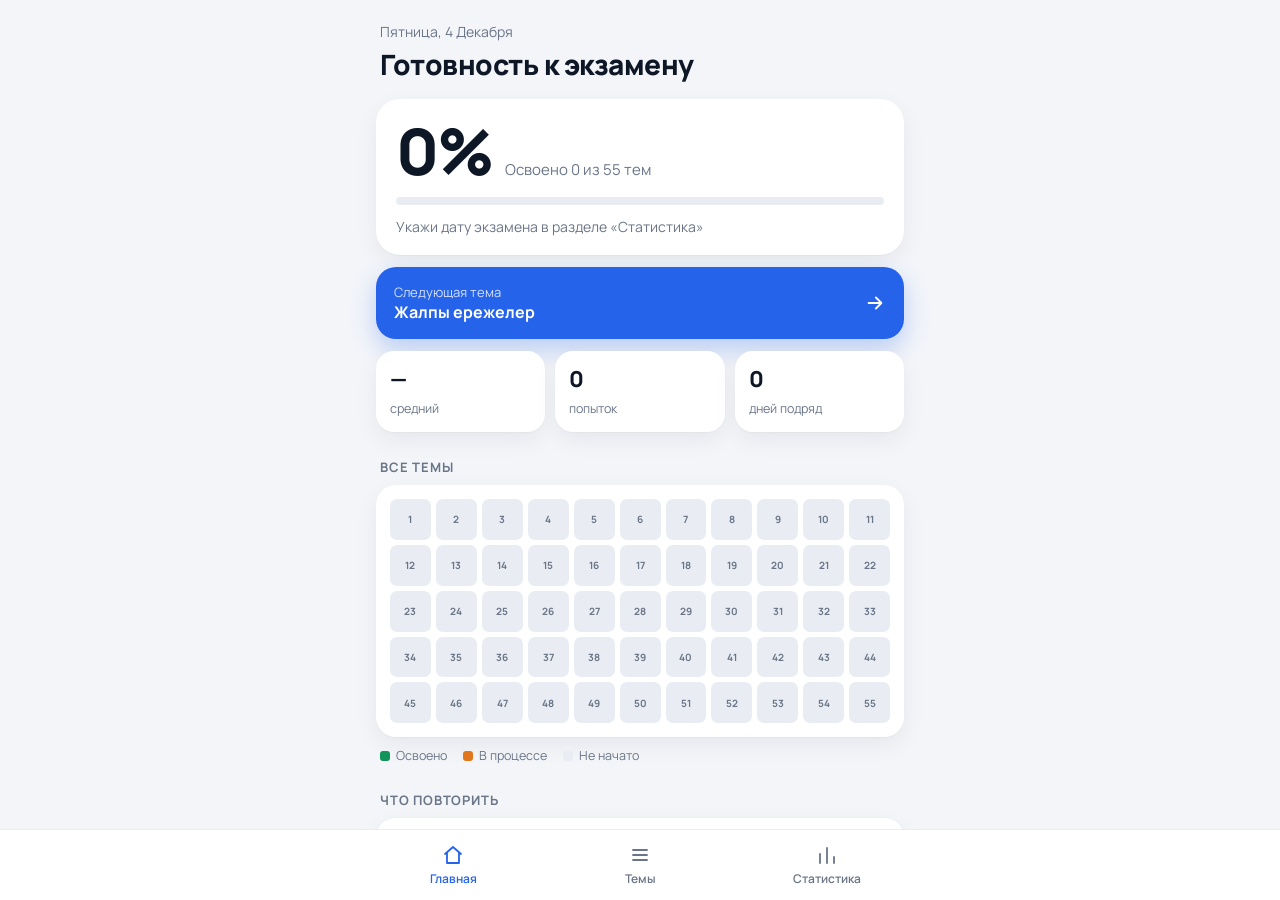
<file: index.html>
<!DOCTYPE html>
<html lang="ru">
<head>
<meta charset="UTF-8">
<meta name="viewport" content="width=device-width, initial-scale=1, minimum-scale=1, maximum-scale=1, user-scalable=no, viewport-fit=cover, interactive-widget=resizes-content">
<meta name="format-detection" content="telephone=no">
<meta name="mobile-web-app-capable" content="yes">
<meta name="apple-mobile-web-app-capable" content="yes">
<meta name="apple-mobile-web-app-status-bar-style" content="default">
<meta name="apple-mobile-web-app-title" content="ПДД">
<meta name="theme-color" content="#2563eb">
<link rel="icon" type="image/png" sizes="192x192" href="icon-192.png">
<link rel="apple-touch-icon" href="apple-touch-icon.png">
<link rel="manifest" href="manifest.webmanifest">
<title>ПДД Прогресс</title>
<link href="https://fonts.googleapis.com/css2?family=Manrope:wght@500;600;700;800&family=Roboto:wght@400;500;700&display=swap" rel="stylesheet">
<style>
*{box-sizing:border-box;-webkit-tap-highlight-color:transparent}
:root{--bg:#f3f5f9;--card:#fff;--ink:#0e1726;--mute:#6a7587;--line:#e9edf3;--blue:#2563eb;--blue-s:#e8efff;--grn:#12935a;--org:#e0771a;--bar:#ffffff;--sh:0 1px 2px rgba(14,23,38,.04),0 8px 24px rgba(14,23,38,.06);color-scheme:light}
@media (prefers-color-scheme:dark){:root:not([data-theme="light"]){--bg:#0b0f15;--card:#141a23;--ink:#eef1f5;--mute:#8b96a6;--line:#232b37;--blue:#6ea0ff;--blue-s:#1a2640;--grn:#3fbf7a;--org:#f0a35c;--bar:#141a23;--sh:none;color-scheme:dark}}
:root[data-theme="dark"]{--bg:#0b0f15;--card:#141a23;--ink:#eef1f5;--mute:#8b96a6;--line:#232b37;--blue:#6ea0ff;--blue-s:#1a2640;--grn:#3fbf7a;--org:#f0a35c;--bar:#141a23;--sh:none;color-scheme:dark}
html,body{height:100%;overflow:hidden;overscroll-behavior:none;touch-action:pan-x pan-y;-webkit-text-size-adjust:100%;text-size-adjust:100%}
*{-webkit-touch-callout:none}
img,svg{-webkit-user-drag:none}
body{margin:0;position:fixed;inset:0;width:100%;background:var(--bg);color:var(--ink);font:400 16px/1.45 Manrope,Roboto,system-ui,-apple-system,"Segoe UI",Arial,sans-serif;-webkit-user-select:none;user-select:none;overscroll-behavior-y:none}
button{font:inherit;color:inherit;cursor:pointer;border:0;background:none}
:focus-visible{outline:2px solid var(--blue);outline-offset:2px}
.app{position:fixed;inset:0;overflow-y:auto;overflow-x:hidden;overscroll-behavior:none;-webkit-overflow-scrolling:touch;touch-action:pan-y;padding-bottom:calc(84px + env(safe-area-inset-bottom,0px))}
.screen{display:none;max-width:560px;margin:0 auto}.screen.on{display:block;animation:fade .25s}
@keyframes fade{from{opacity:0;transform:translateY(4px)}to{opacity:1;transform:none}}
.pad{padding:0 16px}
.top{padding:calc(22px + env(safe-area-inset-top,0px)) 20px 14px}
.date{margin:0;color:var(--mute);font-size:14px;text-transform:capitalize}
.top h1,.search h1{margin:2px 0 0;font-size:28px;font-weight:800;letter-spacing:-.5px}
.hero{background:var(--card);border-radius:24px;box-shadow:var(--sh);margin:0 16px;padding:20px 20px 18px}
.big{display:flex;align-items:baseline;gap:12px}
.big b{font-size:64px;font-weight:800;line-height:1;letter-spacing:-2px}
.big span{color:var(--mute);font-size:15px}
.track{height:8px;border-radius:8px;background:var(--line);margin-top:14px;overflow:hidden}
.track i{display:block;height:100%;width:0;background:linear-gradient(90deg,var(--blue),#7aa5ff);border-radius:8px;transition:width .9s cubic-bezier(.2,.8,.2,1)}
.exam{margin:12px 0 0;color:var(--mute);font-size:14px}
.cta{display:flex;align-items:center;gap:14px;width:calc(100% - 32px);margin:12px 16px 0;padding:16px 18px;border-radius:20px;background:var(--blue);color:#fff;text-align:left;box-shadow:0 10px 24px rgba(37,99,235,.28)}
.cta[hidden]{display:none}
.cta:active{transform:scale(.99)}
.cta span{flex:1;min-width:0}.cta small{display:block;opacity:.8;font-size:13px}.cta b{display:block;font-weight:700;font-size:16px;line-height:1.3}
.cta svg{width:22px;height:22px;flex:none;fill:none;stroke:#fff;stroke-width:2;stroke-linecap:round;stroke-linejoin:round}
.stats{display:grid;grid-template-columns:repeat(3,1fr);gap:10px;margin:12px 16px 0}
.kpi{background:var(--card);border-radius:18px;padding:13px 14px;box-shadow:var(--sh)}
.kpi b{display:block;font-size:22px;font-weight:800}.kpi span{font-size:12.5px;color:var(--mute)}
h2{font-size:13px;font-weight:700;color:var(--mute);text-transform:uppercase;letter-spacing:.8px;margin:26px 4px 8px}
.map{display:grid;grid-template-columns:repeat(11,1fr);gap:5px;background:var(--card);border-radius:20px;padding:14px;box-shadow:var(--sh)}
.dot{aspect-ratio:1;border-radius:7px;background:var(--line);font-size:10px;font-weight:700;color:var(--mute);display:grid;place-items:center;padding:0}
.dot::before{content:attr(data-n)}
.dot.done{background:var(--grn);color:#fff}.dot.prog{background:var(--org);color:#fff}
.legend{display:flex;gap:16px;margin:10px 4px 0;font-size:12.5px;color:var(--mute)}
.legend i{display:inline-block;width:10px;height:10px;border-radius:3px;margin-right:6px;vertical-align:-1px}
.card{background:var(--card);border-radius:20px;box-shadow:var(--sh);overflow:hidden}
.row{display:flex;align-items:center;gap:14px;width:100%;padding:12px 14px;text-align:left;border-top:1px solid var(--line)}
.row:first-child{border-top:0}
.row:active{background:var(--blue-s)}
.rg{--c:var(--mute);position:relative;flex:none;width:48px;height:48px;border-radius:50%;background:conic-gradient(var(--c) calc(var(--p)*1%),var(--line) 0);display:grid;place-items:center;font-size:12px;letter-spacing:-.3px;font-weight:800;color:var(--c)}
.rg::before{content:"";position:absolute;inset:4px;border-radius:50%;background:var(--card)}
.rg span{position:relative}
.done .rg{--c:var(--grn)}.prog .rg{--c:var(--org)}
.none .rg{color:var(--mute)}
.tx{flex:1;min-width:0}.tx b{display:block;font-weight:600;font-size:15px;line-height:1.3}.tx small{color:var(--mute);font-size:13px}
.chev{flex:none;width:18px;height:18px;fill:none;stroke:var(--mute);stroke-width:2;stroke-linecap:round;stroke-linejoin:round;opacity:.6}
.empty{padding:20px;color:var(--mute);font-size:14px;text-align:center}
.search{position:sticky;top:0;z-index:5;background:var(--bg);padding:calc(22px + env(safe-area-inset-top,0px)) 16px 8px}
.search h1{padding:0 4px}
.search input{width:100%;margin-top:14px;padding:13px 16px;border-radius:16px;border:0;background:var(--card);box-shadow:var(--sh);color:var(--ink);font:inherit;font-size:16px;-webkit-user-select:text;user-select:text}
.chips{display:flex;gap:8px;overflow-x:auto;padding:12px 0 4px;scrollbar-width:none}.chips::-webkit-scrollbar{display:none}
.chip{flex:none;padding:8px 15px;border-radius:99px;background:var(--card);box-shadow:var(--sh);font-size:14px;font-weight:600;color:var(--mute)}
.chip[aria-pressed=true]{background:var(--blue);color:#fff}
.gt{display:flex;justify-content:space-between;align-items:baseline;margin:24px 4px 8px;font-weight:800;font-size:17px}
.gt small{color:var(--mute);font-weight:500;font-size:13px}
.week{display:flex;gap:10px;align-items:flex-end;height:140px;padding:16px}
.col{flex:1;display:flex;flex-direction:column;align-items:center;justify-content:flex-end;height:100%;gap:5px;font-size:12px;color:var(--mute)}
.col i{width:100%;max-width:26px;border-radius:8px;background:var(--blue);min-height:4px}.col.z i{background:var(--line)}
.set{display:flex;justify-content:space-between;align-items:center;padding:14px 16px;border-top:1px solid var(--line);gap:12px;font-size:15px;font-weight:500}
.set:first-child{border-top:0}
.set input[type=number],.set input[type=date]{padding:8px 10px;border-radius:10px;border:0;background:var(--bg);color:var(--ink);font:inherit;font-size:16px;width:140px;-webkit-user-select:text;user-select:text}
.set input[type=number]{width:76px;text-align:center}
.btn{padding:16px;border-radius:16px;background:var(--blue);color:#fff;font-weight:700;width:100%;font-size:16px}
.ghost{background:var(--blue-s);color:var(--blue);padding:9px 14px;border-radius:12px;font-size:14px;font-weight:600;width:auto}
.danger{color:#d33;background:#d3333314}
.tabbar{position:fixed;left:0;right:0;bottom:0;z-index:20;background:var(--bar);padding:6px 10px calc(6px + env(safe-area-inset-bottom,0px));border-top:1px solid var(--line)}
.tabs{max-width:560px;margin:0 auto;display:flex}
.tb{flex:1;display:flex;flex-direction:column;align-items:center;gap:3px;padding:7px 0;font-size:12px;font-weight:600;color:var(--mute);border-radius:14px}
.tb svg{width:24px;height:24px;fill:none;stroke:currentColor;stroke-width:1.8;stroke-linecap:round;stroke-linejoin:round}
.tb[aria-selected=true]{color:var(--blue)}
.ov{position:fixed;inset:0;background:rgba(5,10,16,.45);opacity:0;visibility:hidden;pointer-events:none;transition:opacity .25s,visibility .25s;z-index:30}.ov.on{opacity:1;visibility:visible;pointer-events:auto}
.sheet{position:fixed;left:0;right:0;bottom:0;z-index:31;background:var(--card);border-radius:28px 28px 0 0;padding:10px 20px calc(20px + env(safe-area-inset-bottom,0px));max-width:560px;margin:0 auto;transform:translateY(105%);transition:transform .3s cubic-bezier(.2,.8,.2,1);max-height:88vh;overflow-y:auto}
.sheet.on{transform:none}
.grab{width:40px;height:5px;border-radius:9px;background:var(--line);margin:0 auto 16px;display:block;padding:0}
.sheet h3{margin:0 0 2px;font-size:18px;font-weight:800;line-height:1.3}.sheet p{margin:0;color:var(--mute);font-size:14px}
.step{display:flex;align-items:center;justify-content:center;gap:16px;margin:20px 0 6px}
.step button{width:56px;height:56px;border-radius:50%;background:var(--blue-s);color:var(--blue);font-size:28px;font-weight:700;line-height:1}
.val{display:flex;align-items:baseline;justify-content:center;gap:6px;min-width:150px}.step input{width:3ch;min-width:0;text-align:right;font-size:56px;font-weight:800;border:0;padding:0;background:none;color:var(--ink);font-family:inherit;font-variant-numeric:tabular-nums;-webkit-user-select:text;user-select:text;-moz-appearance:textfield}.step input::-webkit-outer-spin-button,.step input::-webkit-inner-spin-button{-webkit-appearance:none;margin:0}.of{color:var(--mute);font-size:18px;font-weight:600;white-space:nowrap}.rng{touch-action:none;width:100%;margin:6px 0 4px;accent-color:var(--blue);height:28px}.lb{height:6px;border-radius:6px;background:var(--line);margin:0 0 14px;overflow:hidden}.lb i{display:block;height:100%;width:0;background:var(--org);border-radius:6px;transition:width .2s}.lb i.ok{background:var(--grn)}
.live{text-align:center;font-size:15px;font-weight:600;color:var(--org);margin-bottom:14px}.live.ok{color:var(--grn)}
.qk{display:flex;gap:8px;justify-content:center;margin-bottom:18px;flex-wrap:wrap}
.hist{list-style:none;margin:16px 0 0;padding:0;font-size:14px;color:var(--mute)}
.hist li{display:flex;justify-content:space-between;padding:8px 0;border-bottom:1px solid var(--line)}.hist b{color:var(--ink);font-weight:600}
.toast{position:fixed;left:50%;bottom:calc(92px + env(safe-area-inset-bottom,0px));transform:translate(-50%,16px);background:var(--ink);color:var(--bg);padding:12px 20px;border-radius:99px;font-size:14px;font-weight:600;opacity:0;pointer-events:none;transition:.3s;z-index:40;max-width:90vw;text-align:center}
.toast.on{opacity:1;transform:translate(-50%,0)}
@media (prefers-reduced-motion:reduce){*{transition:none!important;animation:none!important}}
</style>
</head>
<body>
<div class="app" id="app">
 <section class="screen on" id="s-home">
  <div class="top"><p class="date" id="greet"></p><h1>Готовность к экзамену</h1></div>
  <div class="hero">
   <div class="big"><b id="pctAll">0%</b><span id="subAll"></span></div>
   <div class="track"><i id="barFg"></i></div>
   <p class="exam" id="examLine"></p>
  </div>
  <button class="cta" id="cta" data-cat="1"><span><small id="ctaS"></small><b id="ctaT"></b></span><svg viewBox="0 0 24 24" aria-hidden="true"><path d="M5 12h14M13 6l6 6-6 6"/></svg></button>
  <div class="stats"><div class="kpi"><b id="kAvg">—</b><span>средний</span></div><div class="kpi"><b id="kAtt">0</b><span>попыток</span></div><div class="kpi"><b id="kDays">0</b><span>дней подряд</span></div></div>
  <div class="pad">
   <h2>Все темы</h2><div class="map" id="map"></div>
   <div class="legend"><span><i style="background:var(--grn)"></i>Освоено</span><span><i style="background:var(--org)"></i>В процессе</span><span><i style="background:var(--line)"></i>Не начато</span></div>
   <h2>Что повторить</h2><div class="card" id="weak"></div>
   <h2>Недавнее</h2><div class="card" id="recent"></div>
  </div>
 </section>

 <section class="screen" id="s-topics">
  <div class="search"><h1>Темы</h1><input type="search" id="q" placeholder="Поиск по названию или номеру" aria-label="Поиск"><div class="chips" id="chips"></div></div>
  <div class="pad" id="groups"></div>
 </section>

 <section class="screen" id="s-stats">
  <div class="search"><h1>Статистика</h1></div>
  <div class="pad" style="padding-top:0">
   <h2 style="margin-top:6px">Попытки за неделю</h2><div class="card week" id="week"></div>
   <h2>Настройки</h2>
   <div class="card">
    <div class="set"><span>Цель для «освоено», %</span><input type="number" id="target" min="50" max="100" inputmode="numeric"></div>
    <div class="set"><span>Дата экзамена</span><input type="date" id="examDate"></div>
    <div class="set"><span>Тёмная тема</span><button class="ghost" id="theme">Переключить</button></div>
    <div class="set"><span>Список результатов</span><button class="ghost" id="exp">Копировать</button></div>
    <div class="set"><span>Весь прогресс</span><button class="ghost danger" id="reset">Сбросить</button></div>
   </div>
   <p class="empty">Данные хранятся в этом браузере. Чтобы поставить на экран телефона: меню браузера → «Добавить на главный экран».</p>
  </div>
 </section>
</div>

<nav class="tabbar"><div class="tabs" role="tablist">
 <button class="tb" role="tab" data-go="home" aria-selected="true"><svg viewBox="0 0 24 24" aria-hidden="true"><path d="M4 11l8-7 8 7"/><path d="M6 10v10h12V10"/></svg>Главная</button>
 <button class="tb" role="tab" data-go="topics" aria-selected="false"><svg viewBox="0 0 24 24" aria-hidden="true"><path d="M5 7h14M5 12h14M5 17h14"/></svg>Темы</button>
 <button class="tb" role="tab" data-go="stats" aria-selected="false"><svg viewBox="0 0 24 24" aria-hidden="true"><path d="M5 20V11M12 20V5M19 20v-6"/></svg>Статистика</button>
</div></nav>

<div class="ov" id="ov"></div>
<div class="sheet" id="sheet" role="dialog" aria-modal="true" aria-labelledby="shT">
 <button class="grab" id="grab" aria-label="Закрыть"></button>
 <h3 id="shT"></h3><p id="shS"></p>
 <div class="step"><button id="minus" aria-label="Меньше">−</button><div class="val"><input id="val" type="number" inputmode="numeric" aria-label="Верных ответов"><span class="of" id="of"></span></div><button id="plus" aria-label="Больше">+</button></div>
 <input class="rng" id="rng" type="range" min="0" value="0" aria-label="Ползунок">
 <div class="live" id="live"></div><div class="lb"><i id="lbar"></i></div>
 <div class="qk" id="qk"></div>
 <button class="btn" id="save">Сохранить результат</button>
 <ul class="hist" id="hist"></ul>
 <button class="ghost" id="undo" style="margin-top:12px" hidden>Удалить последнюю попытку</button>
</div>
<div class="toast" id="toast" role="status"></div>

<script>
const RAW=`Жалпы ережелер|35
Жүргізушілердің жалпы міндеттері|23
Жаяу жүргіншілердің міндеттері|5
Жолаушылардың міндеттері|3
Ескерту белгілері|4
Басымдық белгілері|8
Тыйым салу белгілері|36
Нұсқау белгілері|16
Ақпараттық белгілер|34
Қызмет белгілері|2
Қосымша ақпарат белгілері (тақтайшалар)|14
Жол белгісі және оның сипаттамалары|40
Бағдаршам және реттеуші сигналдары (1-бөлім)|28
Бағдаршам және реттеуші сигналдары (2-бөлім)|29
Бағдаршам және реттеуші сигналдары (3-бөлім)|29
Арнайы сигналдарды қолдану|20
Авариялық сигнализация мен авариялық тоқтату белгісін қолдану|6
Маневр жасау (1-бөлім)|30
Маневр жасау (2-бөлім)|30
Маневр жасау (3-бөлім)|30
Көлік құралдарының жол бөлігіндегі орналасуы|29
Қозғалыс жылдамдығы|35
Басып озу, қарсы жол жүру|37
Тоқтату және тұрақ (1-бөлім)|28
Тоқтату және тұрақ (2-бөлім)|28
Тоқтату және тұрақ (3-бөлім)|27
Қиылыстардан өту (1-бөлім)|25
Қиылыстардан өту (2-бөлім)|25
Қиылыстардан өту (3-бөлім)|26
Қиылыстардан өту (4-бөлім)|25
Жаяу жүргіншілер өткелі және маршруттық көліктің аялдамалары|5
Темір жол арқылы қозғалыс|14
Автомагистральдар бойынша қозғалыс|15
Тұрғын аймақтарда қозғалыс|13
Маршруттық көлік құралдарының артықшылығы|30
Сыртқы жарық құралдары мен дыбыстық сигналдарды пайдалану|26
Механикалық көлік құралдарын сүйреу|14
Оқу жүрісі|6
Жолаушыларды тасымалдау|16
Жүк тасымалдау|37
Велосипедтер, мопедтер, арба және жануарларды айдаудың қосымша талаптары|27
Көлік құралдарын пайдалануға жіберудің негізгі ережелері|17
Әкімшілік жауапкершілік|7
Медицина (1-бөлім)|33
Медицина (2-бөлім)|32
ӨҚБҚ (1-бөлім)|30
ӨҚБҚ (2-бөлім)|30
ӨҚБҚ (3-бөлім)|31
Тірек-қимыл аппараты бұзылған адамдардың қозғалысын қамтамасыз ету|2
Жол белгілері|60
Маневр жасау|1
Тоқтату және тұрақ|1
Қиылыстардан өту|56
Бағдаршам және реттеуші сигналдары|1
Емтихан (40 кездейсоқ сұрақ)|40`;
const CATS=RAW.split("\n").map((s,i)=>{const [n,c]=s.split("|");return{id:i+1,name:n,total:+c}});
const GROUPS=[["Общие положения",[1,2,3,4,43]],["Дорожные знаки",[5,6,7,8,9,10,11,12,50]],["Светофор и сигналы",[13,14,15,16,17,54]],["Манёвры и скорость",[18,19,20,21,22,23,51]],["Остановка и стоянка",[24,25,26,52]],["Перекрёстки",[27,28,29,30,31,53]],["Особые условия",[32,33,34,35,36,37,38,39,40,41]],["Допуск, медицина, ӨҚБҚ",[42,44,45,46,47,48,49]],["Экзамен",[55]]];
const KEY="pdd-progress-v1";
let S={target:90,exam:"",att:{}};
try{const r=localStorage.getItem(KEY);if(r)S=Object.assign(S,JSON.parse(r))}catch(e){}
const save=()=>{try{localStorage.setItem(KEY,JSON.stringify(S))}catch(e){}};
let filter="all",query="",cur=null;
const $=id=>document.getElementById(id);
const dk=d=>{const x=new Date(d);return x.getFullYear()+"-"+(x.getMonth()+1)+"-"+x.getDate()};
const fmt=ts=>new Date(ts).toLocaleDateString("ru-RU",{day:"numeric",month:"short"});
const buzz=n=>{try{navigator.vibrate&&navigator.vibrate(n)}catch(e){}};
let tt;function toast(m){const t=$("toast");t.textContent=m;t.classList.add("on");clearTimeout(tt);tt=setTimeout(()=>t.classList.remove("on"),2200)}
function info(c){const a=S.att[c.id]||[];if(!a.length)return{st:"none",p:0,last:null,n:0};const l=a[a.length-1],p=Math.round(l.c/c.total*100);return{st:p>=S.target?"done":"prog",p,last:l,n:a.length}}
function row(c,extra){const i=info(c);return`<button class="row ${i.st}" data-cat="${c.id}"><span class="rg" style="--p:${i.p}"><span>${i.last?i.p+"%":c.id}</span></span><span class="tx"><b>${c.name}</b><small>${extra||(i.last?`${i.last.c} из ${c.total} · попыток: ${i.n}`:`${c.total} вопросов · не начато`)}</small></span><svg class="chev" viewBox="0 0 24 24" aria-hidden="true"><path d="M9 6l6 6-6 6"/></svg></button>`}
function home(){
 const inf=CATS.map(info),done=inf.filter(x=>x.st==="done").length,st=inf.filter(x=>x.n),pct=Math.round(done/CATS.length*100);
 $("pctAll").textContent=pct+"%";$("barFg").style.width=pct+"%";
 $("subAll").textContent=`Освоено ${done} из ${CATS.length} тем`;
 $("greet").textContent=new Date().toLocaleDateString("ru-RU",{weekday:"long",day:"numeric",month:"long"});
 $("kAvg").textContent=st.length?Math.round(st.reduce((s,x)=>s+x.p,0)/st.length)+"%":"—";
 const all=Object.entries(S.att).flatMap(([id,a])=>a.map(x=>({...x,id:+id})));
 $("kAtt").textContent=all.length;
 const days=new Set(all.map(a=>dk(a.d)));let k=0,d=new Date();if(!days.has(dk(d)))d.setDate(d.getDate()-1);while(days.has(dk(d))){k++;d.setDate(d.getDate()-1)}
 $("kDays").textContent=k;
 const ex=$("examLine");
 if(S.exam){const n=Math.ceil((new Date(S.exam+"T00:00")-new Date().setHours(0,0,0,0))/864e5);ex.textContent=n>0?`До экзамена ${n} дн.`:n===0?"Экзамен сегодня":""}else ex.textContent="Укажи дату экзамена в разделе «Статистика»"
 let w=CATS.map(c=>({c,i:info(c)})).filter(x=>x.i.st==="prog").sort((a,b)=>a.i.p-b.i.p).slice(0,4);
 let wh=w.map(x=>row(x.c)).join("");
 if(!wh){const nx=CATS.filter(c=>!info(c).n).slice(0,3);wh=nx.length?nx.map(c=>row(c,"Начни с этой темы")).join(""):'<div class="empty">Всё освоено, отличная работа!</div>'}
 $("weak").innerHTML=wh;
 const rc=all.sort((a,b)=>b.d-a.d).slice(0,5);
 $("recent").innerHTML=rc.length?rc.map(x=>{const c=CATS[x.id-1],p=Math.round(x.c/c.total*100);return`<button class="row ${p>=S.target?"done":"prog"}" data-cat="${c.id}"><span class="rg" style="--p:${p}"><span>${p}%</span></span><span class="tx"><b>${c.name}</b><small>${fmt(x.d)} · ${x.c} из ${c.total}</small></span><svg class="chev" viewBox="0 0 24 24" aria-hidden="true"><path d="M9 6l6 6-6 6"/></svg></button>`}).join(""):'<div class="empty">Пока нет результатов. Открой «Темы» и запиши первый тест.</div>';
}
function extra(){
 const w=CATS.map(c=>({c,i:info(c)})).filter(x=>x.i.st==="prog").sort((a,b)=>a.i.p-b.i.p)[0];
 const nx=w?w.c:CATS.find(c=>!info(c).n),b=$("cta");
 if(nx){b.hidden=false;b.dataset.cat=nx.id;$("ctaT").textContent=nx.name;$("ctaS").textContent=w?`Повторить · сейчас ${w.i.p}%`:"Следующая тема"}else b.hidden=true;
 $("map").innerHTML=CATS.map(c=>{const i=info(c);return`<button class="dot ${i.st}" data-n="${c.id}" data-cat="${c.id}" aria-label="${c.id}. ${c.name}"></button>`}).join("");
}
function topics(){
 const inf=CATS.map(info),n=s=>inf.filter(x=>x.st===s).length;
 const T=[["all","Все",CATS.length],["none","Не начато",n("none")],["prog","В процессе",n("prog")],["done","Освоено",n("done")]];
 $("chips").innerHTML=T.map(t=>`<button class="chip" data-f="${t[0]}" aria-pressed="${filter===t[0]}">${t[1]} ${t[2]}</button>`).join("");
 const q=query.trim().toLowerCase();let h="";
 for(const [name,ids] of GROUPS){
  const all=ids.map(id=>CATS[id-1]),rows=all.filter(c=>{const i=info(c);return(filter==="all"||i.st===filter)&&(!q||c.name.toLowerCase().includes(q)||String(c.id)===q)});
  if(!rows.length)continue;
  h+=`<div class="gt"><span>${name}</span><small>${all.filter(c=>info(c).st==="done").length} из ${all.length}</small></div><div class="card">${rows.map(c=>row(c)).join("")}</div>`;
 }
 $("groups").innerHTML=h||'<div class="empty">Ничего не найдено</div>';
}
function stats(){
 const all=Object.values(S.att).flat(),out=[];
 for(let i=6;i>=0;i--){const d=new Date();d.setDate(d.getDate()-i);out.push({d,n:all.filter(a=>dk(a.d)===dk(d)).length})}
 const mx=Math.max(1,...out.map(o=>o.n));
 $("week").innerHTML=out.map(o=>`<div class="col ${o.n?"":"z"}">${o.n||""}<i style="height:${o.n/mx*70}%"></i>${o.d.toLocaleDateString("ru-RU",{weekday:"short"})}</div>`).join("");
 $("target").value=S.target;$("examDate").value=S.exam;
}
function render(){home();extra();topics();stats()}

function go(n){document.querySelectorAll(".screen").forEach(s=>s.classList.toggle("on",s.id==="s-"+n));document.querySelectorAll(".tb").forEach(b=>b.setAttribute("aria-selected",b.dataset.go===n));$("app").scrollTop=0}
document.querySelector(".tabs").addEventListener("click",e=>{const b=e.target.closest("[data-go]");if(b){buzz(8);go(b.dataset.go)}});

function openSheet(id){
 cur=CATS[id-1];const i=info(cur);
 $("shT").textContent=cur.id+". "+cur.name;$("shS").textContent=`${cur.total} вопросов`;
 $("val").max=cur.total;$("val").value=i.last?i.last.c:Math.round(cur.total*.8);$("rng").max=cur.total;$("rng").value=$("val").value;$("of").textContent="из "+cur.total;
 $("qk").innerHTML=[0,1,2,3].filter(m=>m<=cur.total).map(m=>`<button class="ghost" data-miss="${m}">${m?m+" "+(m===1?"ошибка":m<5?"ошибки":"ошибок"):"Без ошибок"}</button>`).join("");
 const a=(S.att[cur.id]||[]).slice().reverse().slice(0,5);
 $("hist").innerHTML=a.map(x=>`<li><span>${fmt(x.d)}</span><span><b>${x.c} из ${cur.total}</b> · ${Math.round(x.c/cur.total*100)}%</span></li>`).join("");
 $("undo").hidden=!a.length;live();
 $("ov").classList.add("on");$("sheet").classList.add("on");
}
function closeSheet(){$("ov").classList.remove("on");$("sheet").classList.remove("on");cur=null}
function live(){
 let v=parseInt($("val").value,10);if(isNaN(v))v=0;v=Math.max(0,Math.min(cur.total,v));
 const p=Math.round(v/cur.total*100),l=$("live");
 l.textContent=`${p}% · `+(p>=S.target?"освоено":`до цели ещё ${Math.max(0,Math.ceil(S.target*cur.total/100)-v)}`);l.classList.toggle("ok",p>=S.target);$("lbar").style.width=p+"%";$("lbar").classList.toggle("ok",p>=S.target);
}
function setVal(v){v=Math.max(0,Math.min(cur.total,v));$("val").value=v;$("rng").value=v;live();buzz(6)}
document.body.addEventListener("click",e=>{
 const c=e.target.closest("[data-cat]");if(c){buzz(8);openSheet(+c.dataset.cat)}
 const f=e.target.closest("[data-f]");if(f){filter=f.dataset.f;topics()}
 const m=e.target.closest("[data-miss]");if(m&&cur)setVal(cur.total-(+m.dataset.miss));
});
$("minus").onclick=()=>setVal((parseInt($("val").value,10)||0)-1);
$("plus").onclick=()=>setVal((parseInt($("val").value,10)||0)+1);
$("val").addEventListener("input",()=>{if(!cur)return;let v=parseInt($("val").value,10);if(!isNaN(v)&&v>cur.total){v=cur.total;$("val").value=v}$("rng").value=isNaN(v)?0:Math.max(0,v);live()});
$("rng").addEventListener("input",e=>{if(!cur)return;$("val").value=e.target.value;live()});$("rng").addEventListener("change",()=>buzz(6));
$("ov").onclick=closeSheet;$("grab").onclick=closeSheet;
document.addEventListener("keydown",e=>{if(e.key==="Escape")closeSheet()});
$("save").onclick=()=>{
 let v=parseInt($("val").value,10);if(isNaN(v)||v<0||v>cur.total){toast(`Введи число от 0 до ${cur.total}`);return}
 (S.att[cur.id]=S.att[cur.id]||[]).push({c:v,d:Date.now()});save();
 const p=Math.round(v/cur.total*100);closeSheet();render();buzz(p>=S.target?[20,40,20]:15);
 toast(p>=S.target?`Тема освоена! ${v} из ${cur.total}`:`Сохранено: ${p}%. Так держать!`);
};
$("undo").onclick=()=>{const id=cur.id;S.att[id].pop();if(!S.att[id].length)delete S.att[id];save();closeSheet();render();toast("Попытка удалена")};
$("q").addEventListener("input",e=>{query=e.target.value;topics()});
$("target").addEventListener("change",e=>{let v=parseInt(e.target.value,10);if(isNaN(v))v=90;S.target=Math.min(100,Math.max(50,v));save();render()});
$("examDate").addEventListener("change",e=>{S.exam=e.target.value;save();home()});
$("theme").onclick=()=>{const r=document.documentElement,d=r.dataset.theme?r.dataset.theme==="dark":matchMedia("(prefers-color-scheme:dark)").matches;r.dataset.theme=d?"light":"dark";try{localStorage.setItem(KEY+"-theme",r.dataset.theme)}catch(e){}};
try{const t=localStorage.getItem(KEY+"-theme");if(t)document.documentElement.dataset.theme=t}catch(e){}
$("reset").onclick=()=>{if(confirm("Удалить весь прогресс? Это нельзя отменить.")){S.att={};save();render();toast("Прогресс сброшен")}};
$("exp").onclick=async()=>{const t=CATS.map(c=>{const i=info(c);return`${c.id}. ${c.name}: ${i.last?i.last.c+"/"+c.total+" ("+i.p+"%)":"не начато"}`}).join("\n");try{await navigator.clipboard.writeText(t);toast("Скопировано")}catch(e){toast("Не удалось скопировать")}};
(function(){
 const pd=e=>e.preventDefault(),inp=e=>{const t=e.target&&e.target.nodeType===1?e.target:e.target&&e.target.parentElement;return t&&t.closest&&t.closest("input")};
 ["gesturestart","gesturechange","gestureend"].forEach(t=>document.addEventListener(t,pd,{passive:false}));
 document.addEventListener("touchmove",e=>{if(e.touches.length>1)e.preventDefault()},{passive:false});
 document.addEventListener("contextmenu",e=>{if(!inp(e))e.preventDefault()});
 document.addEventListener("selectstart",e=>{if(!inp(e))e.preventDefault()});
 document.addEventListener("dragstart",pd);
 document.addEventListener("wheel",e=>{if(e.ctrlKey)e.preventDefault()},{passive:false});
 document.addEventListener("keydown",e=>{if((e.ctrlKey||e.metaKey)&&["+","-","=","0"].includes(e.key))e.preventDefault()});
})();
render();
if("serviceWorker" in navigator&&location.protocol.startsWith("http"))addEventListener("load",()=>navigator.serviceWorker.register("sw.js").catch(()=>{}));
</script>
</body>
</html>
</file>
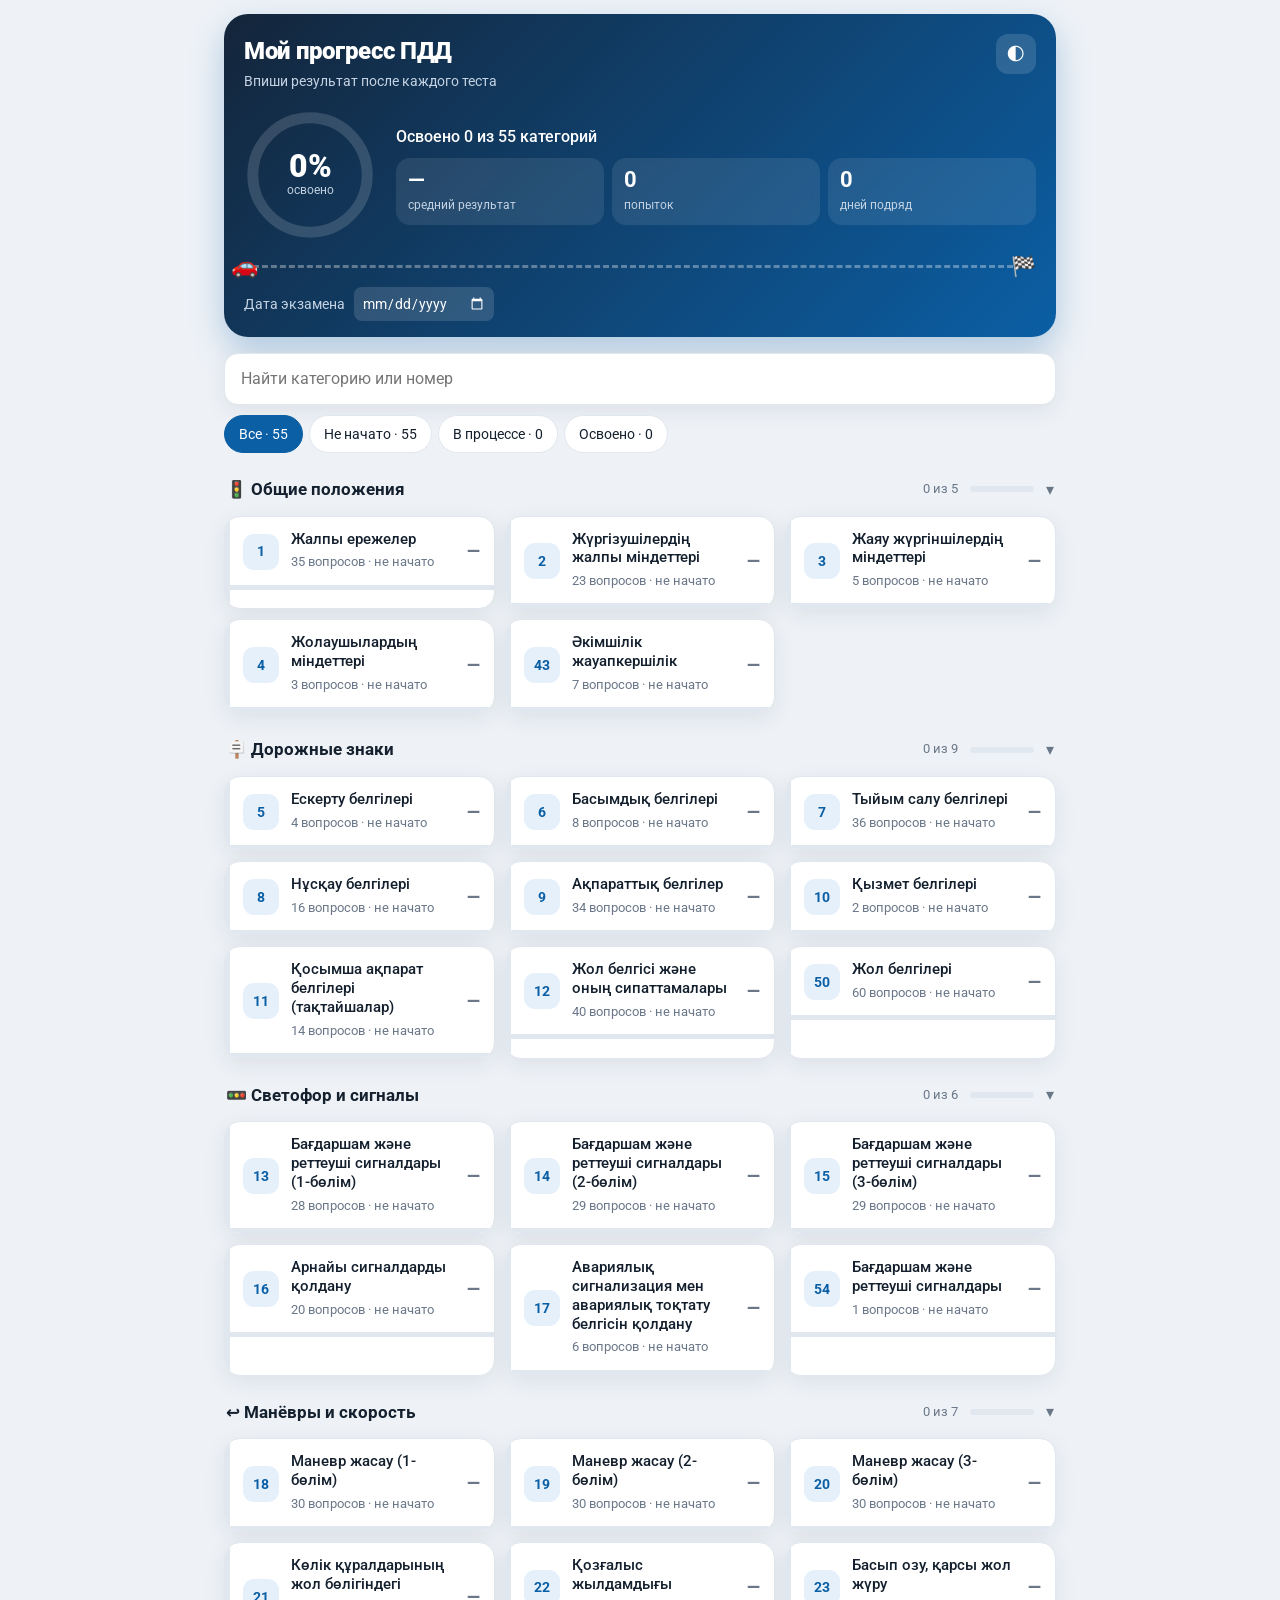
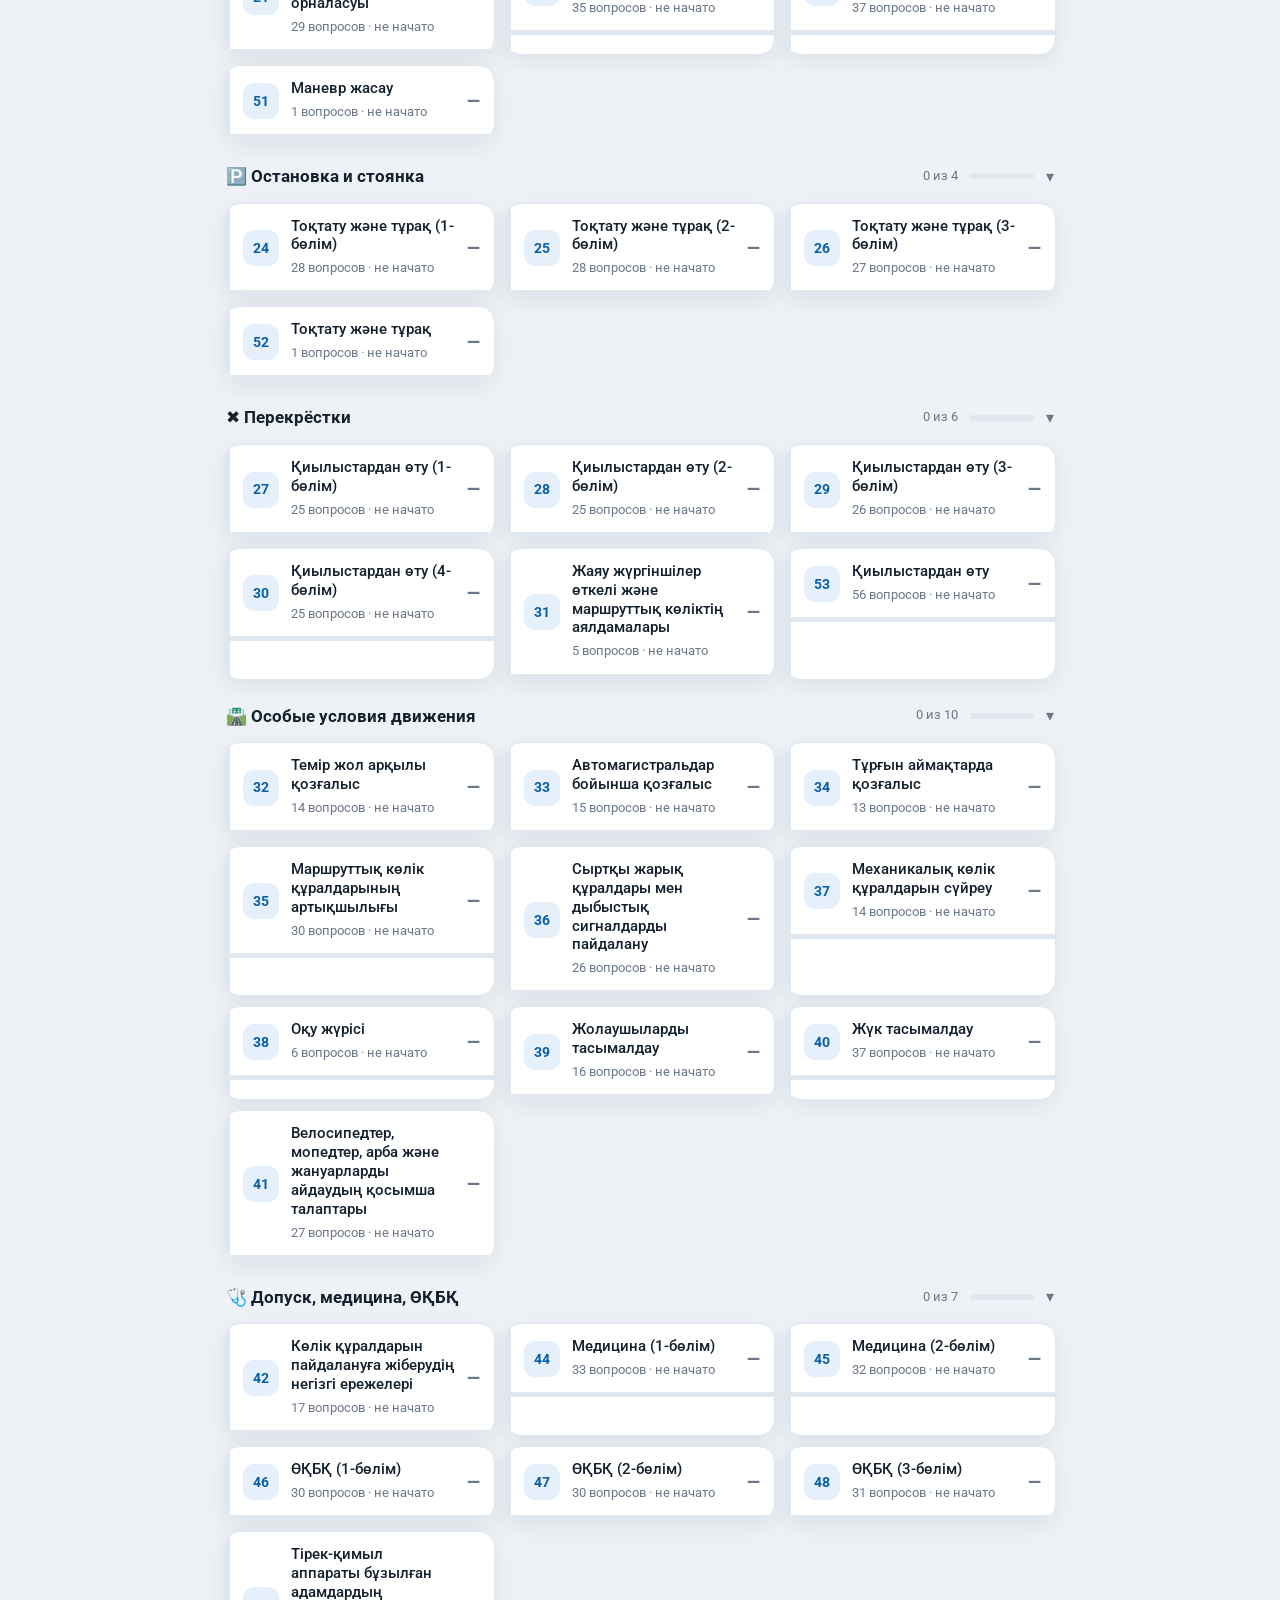
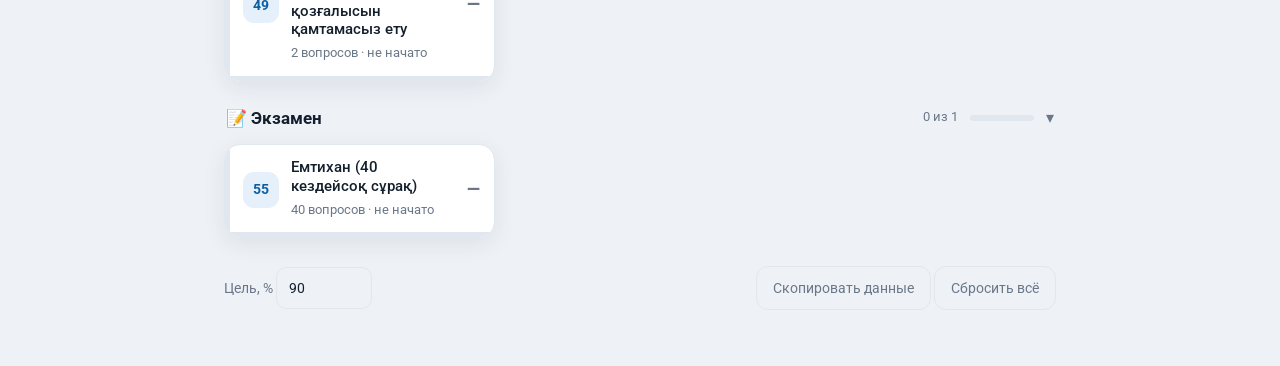
<file: pdd-single.html>
<!DOCTYPE html>
<html lang="ru">
<head>
<meta charset="UTF-8">
<meta name="viewport" content="width=device-width, initial-scale=1, viewport-fit=cover">
<title>Мой прогресс ПДД</title>
<link rel="icon" href="data:image/svg+xml,<svg xmlns=%22http://www.w3.org/2000/svg%22 viewBox=%220 0 100 100%22><text y=%22.9em%22 font-size=%2290%22>🚗</text></svg>">
<link href="https://fonts.googleapis.com/css2?family=Roboto:wght@400;500;700;900&display=swap" rel="stylesheet">
<style>
:root{
  --bg:#eef2f7;--card:#fff;--ink:#14202e;--mute:#6a7788;--line:#e1e7ee;
  --blue:#0b5fa5;--blue2:#2c8de0;--blue-s:#e5f0fb;--yel:#f6b800;
  --grn:#16a05a;--grn-s:#e0f6ea;--org:#e07b24;--org-s:#fdeedd;
  --hero1:#14253a;--hero2:#0b5fa5;--shadow:0 6px 22px rgba(20,32,46,.08);
  --r:16px;color-scheme:light;
  box-sizing:border-box;padding-top:env(safe-area-inset-top,0px);padding-bottom:env(safe-area-inset-bottom,0px);
}
@media (prefers-color-scheme:dark){:root:not([data-theme="light"]){
  --bg:#0f1419;--card:#18202a;--ink:#edf1f5;--mute:#93a0af;--line:#27313d;--blue:#58a8ef;--blue2:#58a8ef;--blue-s:#1a2d42;
  --grn:#41c47b;--grn-s:#15301f;--org:#f2a35e;--org-s:#34251a;--hero1:#0a1018;--hero2:#123b63;--shadow:none;color-scheme:dark}}
:root[data-theme="dark"]{
  --bg:#0f1419;--card:#18202a;--ink:#edf1f5;--mute:#93a0af;--line:#27313d;--blue:#58a8ef;--blue2:#58a8ef;--blue-s:#1a2d42;
  --grn:#41c47b;--grn-s:#15301f;--org:#f2a35e;--org-s:#34251a;--hero1:#0a1018;--hero2:#123b63;--shadow:none;color-scheme:dark}
*{box-sizing:border-box}
html{scroll-padding-top:env(safe-area-inset-top,0px)}
body{margin:0;background:var(--bg);color:var(--ink);font:400 16px/1.45 Roboto,system-ui,-apple-system,"Segoe UI",Arial,sans-serif;transition:background .3s}
.wrap{max-width:860px;margin:0 auto;padding:14px 14px 56px}
button{font:inherit;cursor:pointer}
:focus-visible{outline:3px solid var(--yel);outline-offset:2px}

/* hero */
.hero{background:linear-gradient(135deg,var(--hero1),var(--hero2));color:#fff;border-radius:24px;padding:20px 20px 16px;box-shadow:0 14px 34px rgba(11,95,165,.28)}
.top{display:flex;justify-content:space-between;align-items:flex-start;gap:12px}
.hero h1{margin:0;font-size:24px;font-weight:900;letter-spacing:-.3px}
.hero p{margin:2px 0 0;color:#c4d3e3;font-size:14px}
.icon{width:40px;height:40px;border-radius:12px;border:0;background:#ffffff22;color:#fff;font-size:18px}
.main{display:flex;gap:20px;align-items:center;margin:18px 0 10px;flex-wrap:wrap}
.ring{position:relative;width:132px;height:132px;flex:none}
.ring svg{width:100%;height:100%;transform:rotate(-90deg)}
.ring circle{fill:none;stroke-width:10;stroke-linecap:round}
.ring .bg{stroke:#ffffff26}
.ring .fg{stroke:var(--yel);stroke-dasharray:326.7;stroke-dashoffset:326.7;transition:stroke-dashoffset 1s cubic-bezier(.2,.8,.2,1)}
.num{position:absolute;inset:0;display:grid;place-content:center;text-align:center}
.num b{font-size:32px;font-weight:900;line-height:1}
.num span{font-size:12px;color:#c4d3e3}
.side{flex:1;min-width:230px}
.sub{margin:0 0 10px!important;font-size:16px!important;color:#fff!important;font-weight:500}
.stats{display:grid;grid-template-columns:repeat(3,1fr);gap:8px}
.stats div{background:#ffffff18;border-radius:14px;padding:10px 12px;backdrop-filter:blur(4px)}
.stats b{display:block;font-size:22px;font-weight:700;line-height:1.1}
.stats span{font-size:12px;color:#c4d3e3}
.lane{position:relative;height:30px;margin:8px 14px 6px 0}
.lane::before{content:"";position:absolute;left:0;right:0;top:14px;border-top:3px dashed #ffffff55}
.lane i{position:absolute;left:0;top:14px;height:3px;background:var(--yel);transition:width 1s cubic-bezier(.2,.8,.2,1)}
.lane em{position:absolute;top:0;font-style:normal;font-size:22px;line-height:30px;transform:translateX(-50%);transition:left 1s cubic-bezier(.2,.8,.2,1)}
.lane u{position:absolute;right:-14px;top:0;text-decoration:none;font-size:20px;line-height:30px}
.exam{display:flex;gap:12px;align-items:center;flex-wrap:wrap;font-size:14px;color:#c4d3e3;margin-top:4px}
.exam input{margin-left:6px;padding:6px 8px;border-radius:8px;border:0;background:#ffffff22;color:#fff;font:inherit;color-scheme:dark}
.exam #examLeft{color:var(--yel);font-weight:700}

/* weak */
.weak{margin:16px 0 4px;background:var(--org-s);border-radius:var(--r);padding:14px 16px}
.weak h2{margin:0 0 8px;font-size:16px;color:var(--org)}
.weak button{display:flex;justify-content:space-between;gap:10px;width:100%;padding:9px 0;background:none;border:0;border-top:1px dashed var(--line);color:var(--ink);text-align:left;font-size:14px}
.weak button:first-child{border-top:0}
.weak b{color:var(--org);flex:none}

/* tools */
.tools{margin:16px 0 10px}
.tools input{width:100%;padding:13px 16px;border-radius:14px;border:1px solid var(--line);background:var(--card);color:var(--ink);font:inherit;box-shadow:var(--shadow)}
.tabs{display:flex;gap:6px;flex-wrap:wrap;margin-bottom:6px}
.tab{padding:8px 14px;border-radius:999px;border:1px solid var(--line);background:var(--card);color:var(--ink);font-size:14px}
.tab[aria-pressed=true]{background:var(--blue);border-color:var(--blue);color:#fff}

/* groups */
.group{margin-top:18px}
.ghead{display:flex;align-items:center;gap:12px;width:100%;background:none;border:0;padding:6px 2px;color:var(--ink);text-align:left}
.ghead h3{margin:0;font-size:17px;font-weight:700;flex:1}
.ghead small{color:var(--mute);font-size:13px;white-space:nowrap}
.gbar{width:64px;height:6px;border-radius:9px;background:var(--line);overflow:hidden}
.gbar i{display:block;height:100%;background:var(--grn);border-radius:9px}
.chev{transition:transform .2s;color:var(--mute)}
.group.shut .chev{transform:rotate(-90deg)}
.group.shut .grid{display:none}
.grid{display:grid;grid-template-columns:repeat(auto-fill,minmax(250px,1fr));gap:10px;margin-top:8px}

/* card */
.item{background:var(--card);border-radius:var(--r);box-shadow:var(--shadow);border:1px solid var(--line);overflow:hidden;position:relative;transition:transform .15s}
.item::before{content:"";position:absolute;left:0;top:0;bottom:0;width:5px;background:var(--line)}
.item.done::before{background:var(--grn)}.item.prog::before{background:var(--org)}
.item.open{grid-column:1/-1}
.head{display:flex;gap:12px;align-items:center;width:100%;padding:14px 14px 12px 18px;background:none;border:0;color:inherit;text-align:left}
.no{flex:none;width:36px;height:36px;border-radius:11px;background:var(--blue-s);color:var(--blue);display:grid;place-items:center;font-weight:700;font-size:14px}
.done .no{background:var(--grn-s);color:var(--grn)}.prog .no{background:var(--org-s);color:var(--org)}
.tx{flex:1;min-width:0}.tx b{display:block;font-weight:500;font-size:14.5px;line-height:1.3}
.tx small{color:var(--mute);font-size:12.5px}
.pct{flex:none;font-weight:900;font-size:17px;color:var(--mute)}
.done .pct{color:var(--grn)}.prog .pct{color:var(--org)}
.bar{height:5px;background:var(--line);margin-left:5px}
.bar i{display:block;height:100%;background:var(--org);transition:width .5s}.done .bar i{background:var(--grn)}
.panel{display:none;padding:14px 16px 16px 20px;border-top:1px solid var(--line)}
.item.open .panel{display:block;animation:pop .2s}
@keyframes pop{from{opacity:0;transform:translateY(-4px)}to{opacity:1;transform:none}}
.row{display:flex;gap:10px;align-items:center;flex-wrap:wrap;font-size:14px}
.row input,.foot input{padding:10px 12px;border-radius:10px;border:1px solid var(--line);background:var(--bg);color:var(--ink);font:inherit;width:96px}
.btn{padding:11px 16px;border-radius:12px;border:0;background:var(--blue);color:#fff;font-weight:700}
.ghost{background:none;border:1px solid var(--line);color:var(--mute);font-weight:400}
.hist{margin:12px 0 0;padding:0;list-style:none;font-size:14px;color:var(--mute)}
.hist li{display:flex;justify-content:space-between;padding:6px 0;border-bottom:1px dashed var(--line)}
.hist b{color:var(--ink)}
.empty{text-align:center;color:var(--mute);padding:40px 10px}
.foot{display:flex;gap:10px;flex-wrap:wrap;justify-content:space-between;align-items:center;margin-top:28px;color:var(--mute);font-size:14px}
.toast{position:fixed;left:50%;bottom:calc(20px + env(safe-area-inset-bottom,0px));transform:translate(-50%,30px);background:var(--ink);color:var(--bg);padding:11px 18px;border-radius:999px;font-size:14px;opacity:0;pointer-events:none;transition:.3s;max-width:90vw}
.toast.on{opacity:1;transform:translate(-50%,0)}
@media (max-width:520px){.hero{padding:16px}.main{justify-content:center}.grid{grid-template-columns:1fr}}
@media (prefers-reduced-motion:reduce){*{transition:none!important;animation:none!important}}

</style>
</head>
<body>
<div class="wrap">
  <header class="hero">
    <div class="top">
      <div><h1>Мой прогресс ПДД</h1><p>Впиши результат после каждого теста</p></div>
      <button class="icon" id="theme" aria-label="Сменить тему">🌓</button>
    </div>
    <div class="main">
      <div class="ring">
        <svg viewBox="0 0 120 120" aria-hidden="true"><circle class="bg" cx="60" cy="60" r="52"/><circle class="fg" id="ringFg" cx="60" cy="60" r="52"/></svg>
        <div class="num"><b id="pctAll">0%</b><span>освоено</span></div>
      </div>
      <div class="side">
        <p class="sub" id="subAll"></p>
        <div class="stats">
          <div><b id="stAvg">—</b><span>средний результат</span></div>
          <div><b id="stAtt">0</b><span>попыток</span></div>
          <div><b id="stDays">0</b><span>дней подряд</span></div>
        </div>
      </div>
    </div>
    <div class="lane" aria-hidden="true"><i id="laneFill"></i><em id="laneCar">🚗</em><u>🏁</u></div>
    <div class="exam"><label>Дата экзамена <input type="date" id="examDate"></label><span id="examLeft"></span></div>
  </header>

  <section class="weak" id="weak" hidden>
    <h2>Что повторить сегодня</h2>
    <div id="weakList"></div>
  </section>

  <div class="tools">
    <input type="search" id="q" placeholder="Найти категорию или номер" aria-label="Поиск">
  </div>
  <div class="tabs" id="tabs"></div>
  <main id="groups"></main>

  <footer class="foot">
    <label>Цель, % <input type="number" id="target" min="50" max="100"></label>
    <span><button class="btn ghost" id="exp">Скопировать данные</button> <button class="btn ghost" id="reset">Сбросить всё</button></span>
  </footer>
</div>
<div class="toast" id="toast" role="status"></div>
<script>
const RAW=`Жалпы ережелер|35
Жүргізушілердің жалпы міндеттері|23
Жаяу жүргіншілердің міндеттері|5
Жолаушылардың міндеттері|3
Ескерту белгілері|4
Басымдық белгілері|8
Тыйым салу белгілері|36
Нұсқау белгілері|16
Ақпараттық белгілер|34
Қызмет белгілері|2
Қосымша ақпарат белгілері (тақтайшалар)|14
Жол белгісі және оның сипаттамалары|40
Бағдаршам және реттеуші сигналдары (1-бөлім)|28
Бағдаршам және реттеуші сигналдары (2-бөлім)|29
Бағдаршам және реттеуші сигналдары (3-бөлім)|29
Арнайы сигналдарды қолдану|20
Авариялық сигнализация мен авариялық тоқтату белгісін қолдану|6
Маневр жасау (1-бөлім)|30
Маневр жасау (2-бөлім)|30
Маневр жасау (3-бөлім)|30
Көлік құралдарының жол бөлігіндегі орналасуы|29
Қозғалыс жылдамдығы|35
Басып озу, қарсы жол жүру|37
Тоқтату және тұрақ (1-бөлім)|28
Тоқтату және тұрақ (2-бөлім)|28
Тоқтату және тұрақ (3-бөлім)|27
Қиылыстардан өту (1-бөлім)|25
Қиылыстардан өту (2-бөлім)|25
Қиылыстардан өту (3-бөлім)|26
Қиылыстардан өту (4-бөлім)|25
Жаяу жүргіншілер өткелі және маршруттық көліктің аялдамалары|5
Темір жол арқылы қозғалыс|14
Автомагистральдар бойынша қозғалыс|15
Тұрғын аймақтарда қозғалыс|13
Маршруттық көлік құралдарының артықшылығы|30
Сыртқы жарық құралдары мен дыбыстық сигналдарды пайдалану|26
Механикалық көлік құралдарын сүйреу|14
Оқу жүрісі|6
Жолаушыларды тасымалдау|16
Жүк тасымалдау|37
Велосипедтер, мопедтер, арба және жануарларды айдаудың қосымша талаптары|27
Көлік құралдарын пайдалануға жіберудің негізгі ережелері|17
Әкімшілік жауапкершілік|7
Медицина (1-бөлім)|33
Медицина (2-бөлім)|32
ӨҚБҚ (1-бөлім)|30
ӨҚБҚ (2-бөлім)|30
ӨҚБҚ (3-бөлім)|31
Тірек-қимыл аппараты бұзылған адамдардың қозғалысын қамтамасыз ету|2
Жол белгілері|60
Маневр жасау|1
Тоқтату және тұрақ|1
Қиылыстардан өту|56
Бағдаршам және реттеуші сигналдары|1
Емтихан (40 кездейсоқ сұрақ)|40`;
const CATS=RAW.split("\n").map((s,i)=>{const [n,c]=s.split("|");return{id:i+1,name:n,total:+c}});
const GROUPS=[
 ["🚦 Общие положения",[1,2,3,4,43]],
 ["🪧 Дорожные знаки",[5,6,7,8,9,10,11,12,50]],
 ["🚥 Светофор и сигналы",[13,14,15,16,17,54]],
 ["↩️ Манёвры и скорость",[18,19,20,21,22,23,51]],
 ["🅿️ Остановка и стоянка",[24,25,26,52]],
 ["✖️ Перекрёстки",[27,28,29,30,31,53]],
 ["🛣️ Особые условия движения",[32,33,34,35,36,37,38,39,40,41]],
 ["🩺 Допуск, медицина, ӨҚБҚ",[42,44,45,46,47,48,49]],
 ["📝 Экзамен",[55]]
];
const KEY="pdd-progress-v1";
let S={target:90,exam:"",att:{}};
try{const r=localStorage.getItem(KEY);if(r)S=Object.assign(S,JSON.parse(r))}catch(e){}
const save=()=>{try{localStorage.setItem(KEY,JSON.stringify(S))}catch(e){}};
let filter="all",open=null,query="";const shut=new Set();
const $=id=>document.getElementById(id);
const dayKey=d=>new Date(d).toISOString().slice(0,10);
const fmt=ts=>new Date(ts).toLocaleDateString("ru-RU",{day:"numeric",month:"short"});
let tt;function toast(m){const t=$("toast");t.textContent=m;t.classList.add("on");clearTimeout(tt);tt=setTimeout(()=>t.classList.remove("on"),2200)}

function info(c){
  const a=S.att[c.id]||[];
  if(!a.length)return{st:"none",p:0,last:null,n:0};
  const l=a[a.length-1],p=Math.round(l.c/c.total*100);
  return{st:p>=S.target?"done":"prog",p,last:l,n:a.length};
}
function renderStats(){
  const inf=CATS.map(info),done=inf.filter(x=>x.st==="done").length,st=inf.filter(x=>x.n);
  const pct=Math.round(done/CATS.length*100);
  $("pctAll").textContent=pct+"%";
  $("subAll").textContent=`Освоено ${done} из ${CATS.length} категорий`;
  $("ringFg").style.strokeDashoffset=326.7*(1-pct/100);
  $("laneFill").style.width=pct+"%";$("laneCar").style.left=pct+"%";
  $("stAvg").textContent=st.length?Math.round(st.reduce((s,x)=>s+x.p,0)/st.length)+"%":"—";
  const all=Object.values(S.att).flat();
  $("stAtt").textContent=all.length;
  const days=new Set(all.map(a=>dayKey(a.d)));let k=0,d=new Date();
  if(!days.has(dayKey(d)))d.setDate(d.getDate()-1);
  while(days.has(dayKey(d))){k++;d.setDate(d.getDate()-1)}
  $("stDays").textContent=k;
  const el=$("examLeft");
  if(S.exam){const n=Math.ceil((new Date(S.exam+"T00:00")-new Date().setHours(0,0,0,0))/864e5);
    el.textContent=n>0?`осталось ${n} дн.`:n===0?"экзамен сегодня, удачи!":"дата прошла"}else el.textContent="";
}
function renderWeak(){
  const w=CATS.map(c=>({c,i:info(c)})).filter(x=>x.i.st==="prog").sort((a,b)=>a.i.p-b.i.p).slice(0,3);
  $("weak").hidden=!w.length;
  $("weakList").innerHTML=w.map(x=>`<button data-jump="${x.c.id}"><span>${x.c.id}. ${x.c.name}</span><b>${x.i.p}%</b></button>`).join("");
}
function renderTabs(){
  const inf=CATS.map(info),n=s=>inf.filter(x=>x.st===s).length;
  const T=[["all","Все",CATS.length],["none","Не начато",n("none")],["prog","В процессе",n("prog")],["done","Освоено",n("done")]];
  $("tabs").innerHTML=T.map(t=>`<button class="tab" data-f="${t[0]}" aria-pressed="${filter===t[0]}">${t[1]} · ${t[2]}</button>`).join("");
}
function card(c){
  const i=info(c),a=(S.att[c.id]||[]).slice().reverse().slice(0,6);
  const sub=i.last?`${i.last.c} из ${c.total} · попыток: ${i.n}`:`${c.total} вопросов · не начато`;
  return`<div class="item ${i.st}${open===c.id?" open":""}" id="cat${c.id}">
  <button class="head" data-open="${c.id}" aria-expanded="${open===c.id}"><span class="no">${c.id}</span><span class="tx"><b>${c.name}</b><small>${sub}</small></span><span class="pct">${i.last?i.p+"%":"—"}</span></button>
  <div class="bar"><i style="width:${i.p}%"></i></div>
  <div class="panel"><div class="row"><label for="in${c.id}">Верных ответов из ${c.total}:</label><input type="number" id="in${c.id}" min="0" max="${c.total}" inputmode="numeric"><button class="btn" data-add="${c.id}">Сохранить</button></div>
  ${a.length?`<ul class="hist">${a.map(x=>`<li><span>${fmt(x.d)}</span><span><b>${x.c} из ${c.total}</b> · ${Math.round(x.c/c.total*100)}%</span></li>`).join("")}</ul><button class="btn ghost" style="margin-top:12px" data-undo="${c.id}">Удалить последнюю попытку</button>`:""}
  </div></div>`;
}
function renderList(){
  const q=query.trim().toLowerCase(),searching=q||filter!=="all";let html="";
  for(const [name,ids] of GROUPS){
    const all=ids.map(id=>CATS[id-1]);
    const rows=all.filter(c=>{const i=info(c);return(filter==="all"||i.st===filter)&&(!q||c.name.toLowerCase().includes(q)||String(c.id)===q)});
    if(!rows.length)continue;
    const done=all.filter(c=>info(c).st==="done").length,closed=!searching&&shut.has(name);
    html+=`<section class="group${closed?" shut":""}"><button class="ghead" data-g="${name}" aria-expanded="${!closed}"><h3>${name}</h3><small>${done} из ${all.length}</small><span class="gbar"><i style="width:${done/all.length*100}%"></i></span><span class="chev">▾</span></button><div class="grid">${rows.map(card).join("")}</div></section>`;
  }
  $("groups").innerHTML=html||'<div class="empty">Ничего не найдено. Смени фильтр или поиск.</div>';
}
function renderAll(){renderStats();renderWeak();renderTabs();renderList()}

$("groups").addEventListener("click",e=>{
  const g=e.target.closest("[data-g]"),o=e.target.closest("[data-open]"),ad=e.target.closest("[data-add]"),un=e.target.closest("[data-undo]");
  if(g){const n=g.dataset.g;shut.has(n)?shut.delete(n):shut.add(n);renderList()}
  if(o){const id=+o.dataset.open;open=open===id?null:id;renderList();if(open){const f=$("in"+id);f&&f.focus({preventScroll:true})}}
  if(ad){const id=+ad.dataset.add,c=CATS[id-1],f=$("in"+id),v=parseInt(f.value,10);
    if(isNaN(v)||v<0||v>c.total){f.style.borderColor="#d33";f.focus();toast(`Введи число от 0 до ${c.total}`);return}
    (S.att[id]=S.att[id]||[]).push({c:v,d:Date.now()});save();
    const p=Math.round(v/c.total*100);open=null;renderAll();
    toast(p>=S.target?`Освоено! ${v} из ${c.total} 🎉`:`Сохранено: ${p}%. Ещё немного!`)}
  if(un){const id=+un.dataset.undo;S.att[id].pop();if(!S.att[id].length)delete S.att[id];save();renderAll();toast("Попытка удалена")}
});
$("groups").addEventListener("keydown",e=>{if(e.key==="Enter"&&e.target.matches("input[type=number]")){const b=e.target.closest(".panel").querySelector("[data-add]");b&&b.click()}});
$("weak").addEventListener("click",e=>{const j=e.target.closest("[data-jump]");if(!j)return;
  open=+j.dataset.jump;filter="all";query="";$("q").value="";const n=GROUPS.find(g=>g[1].includes(open))[0];shut.delete(n);renderAll();
  const el=$("cat"+open);el.scrollIntoView({behavior:"smooth",block:"center"});$("in"+open).focus({preventScroll:true})});
$("tabs").addEventListener("click",e=>{const t=e.target.closest("[data-f]");if(t){filter=t.dataset.f;renderAll()}});
$("q").addEventListener("input",e=>{query=e.target.value;renderList()});
$("target").value=S.target;
$("target").addEventListener("change",e=>{let v=parseInt(e.target.value,10);if(isNaN(v))v=90;S.target=Math.min(100,Math.max(50,v));e.target.value=S.target;save();renderAll()});
$("examDate").value=S.exam;
$("examDate").addEventListener("change",e=>{S.exam=e.target.value;save();renderStats()});
$("theme").addEventListener("click",()=>{
  const r=document.documentElement,dark=r.dataset.theme?r.dataset.theme==="dark":matchMedia("(prefers-color-scheme:dark)").matches;
  r.dataset.theme=dark?"light":"dark";try{localStorage.setItem(KEY+"-theme",r.dataset.theme)}catch(e){}});
try{const t=localStorage.getItem(KEY+"-theme");if(t)document.documentElement.dataset.theme=t}catch(e){}
$("reset").addEventListener("click",()=>{if(confirm("Удалить весь прогресс? Это нельзя отменить.")){S.att={};save();renderAll();toast("Прогресс сброшен")}});
$("exp").addEventListener("click",async()=>{
  const t=CATS.map(c=>{const i=info(c);return`${c.id}. ${c.name}: ${i.last?i.last.c+"/"+c.total+" ("+i.p+"%)":"не начато"}`}).join("\n");
  try{await navigator.clipboard.writeText(t);toast("Скопировано в буфер обмена")}catch(e){toast("Не удалось скопировать")}});
renderAll();

</script>
</body>
</html>
</file>
